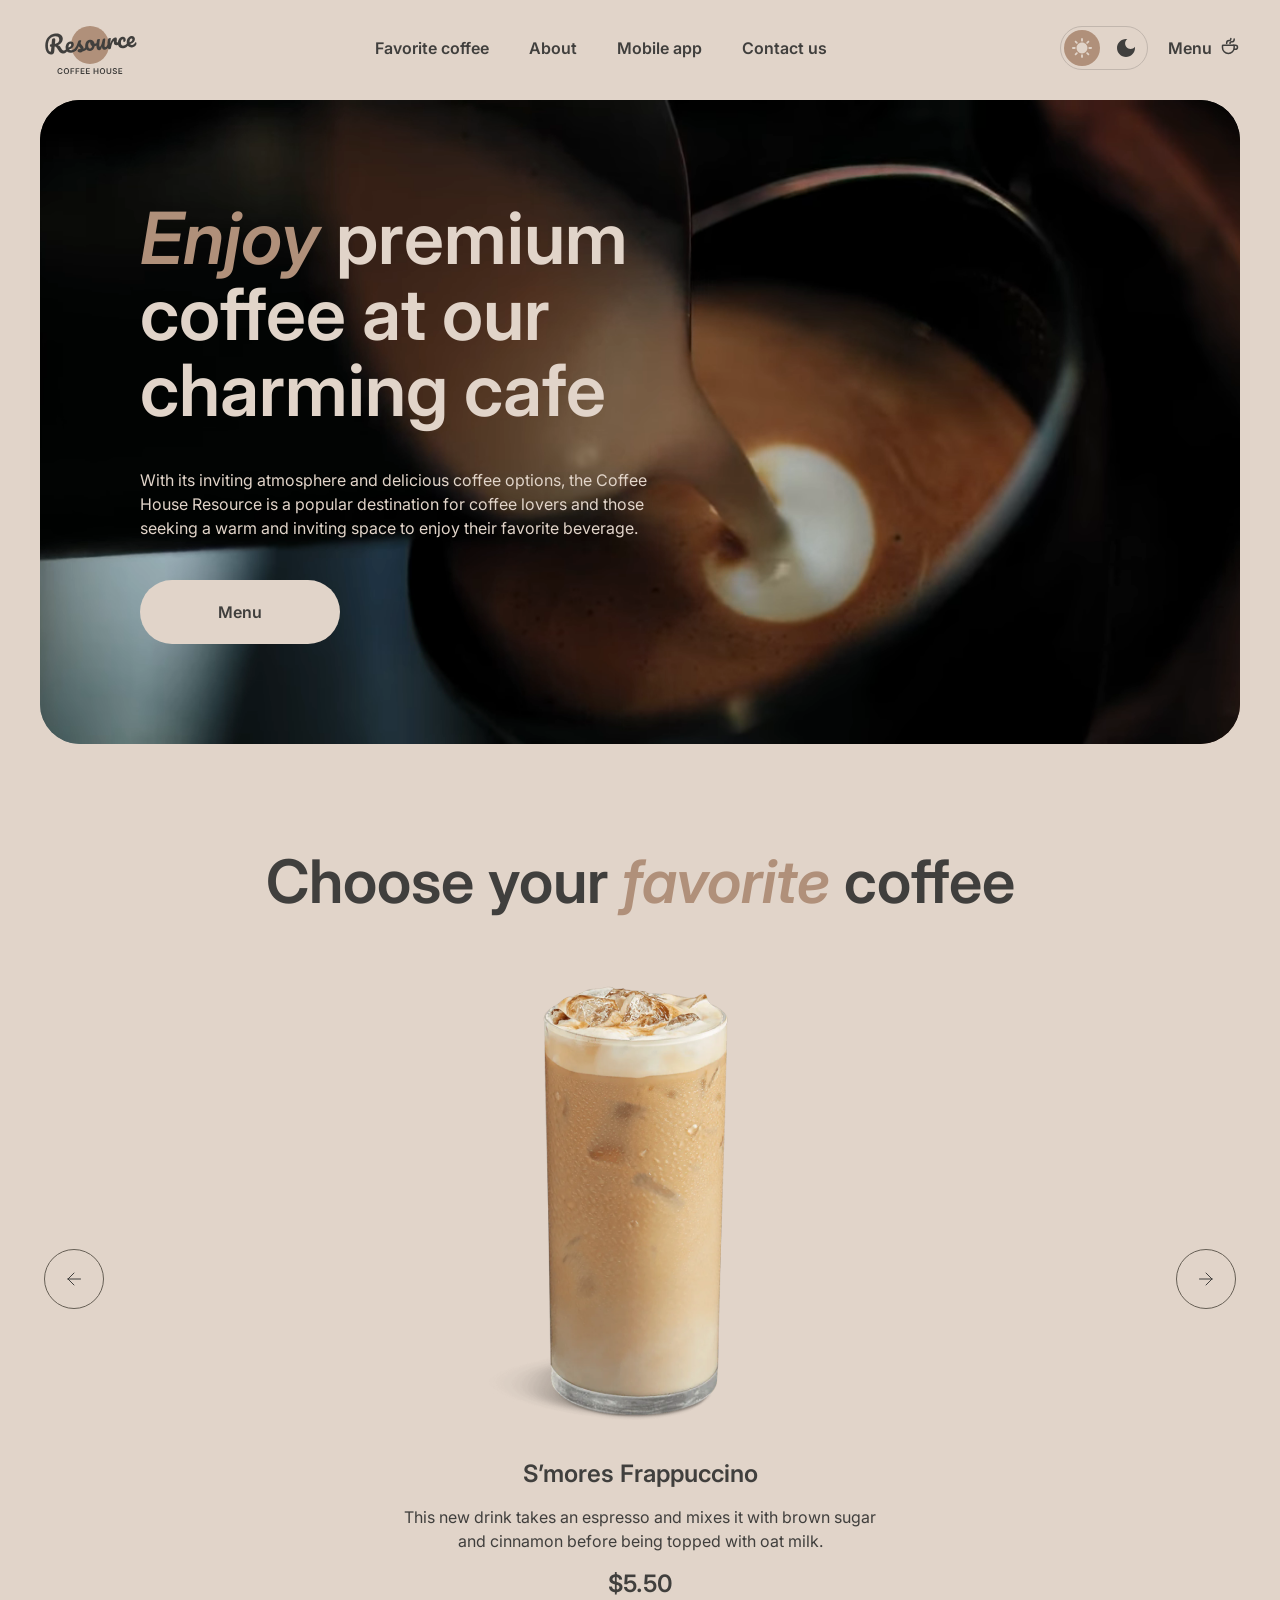
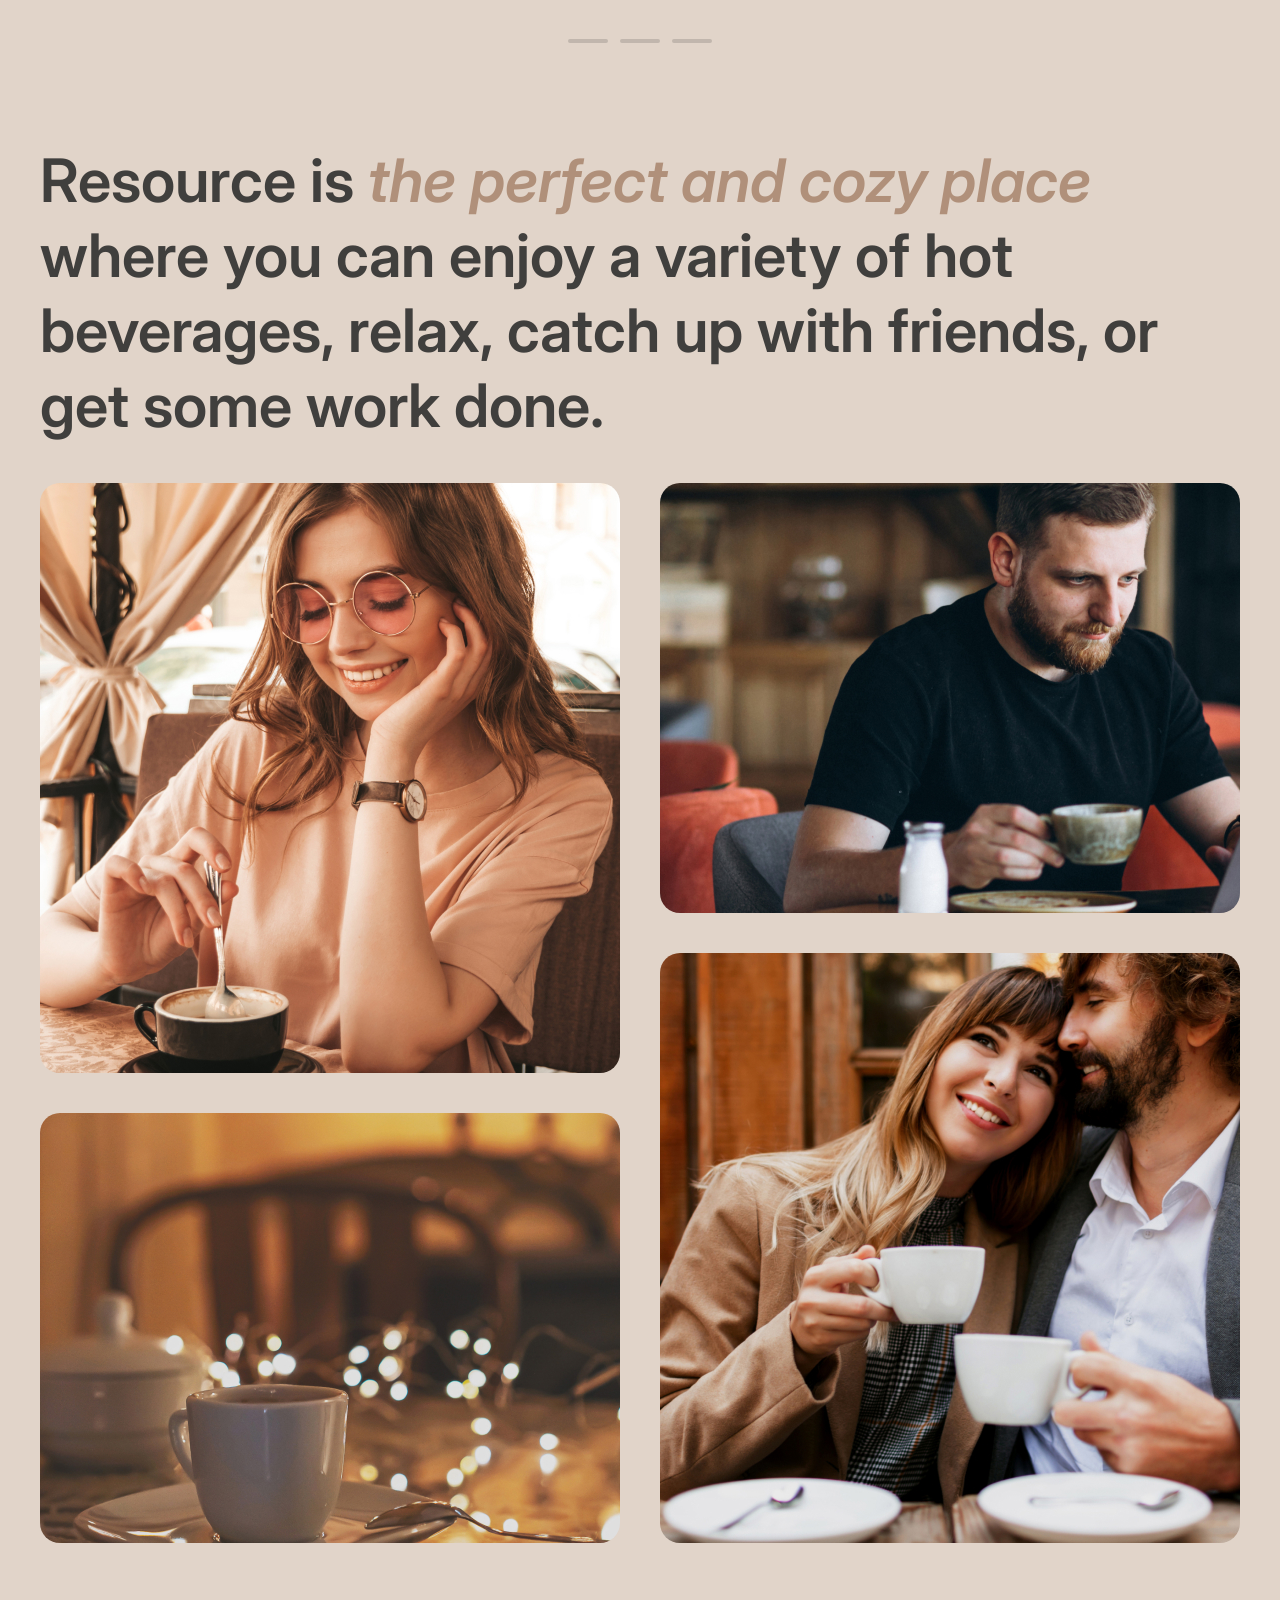
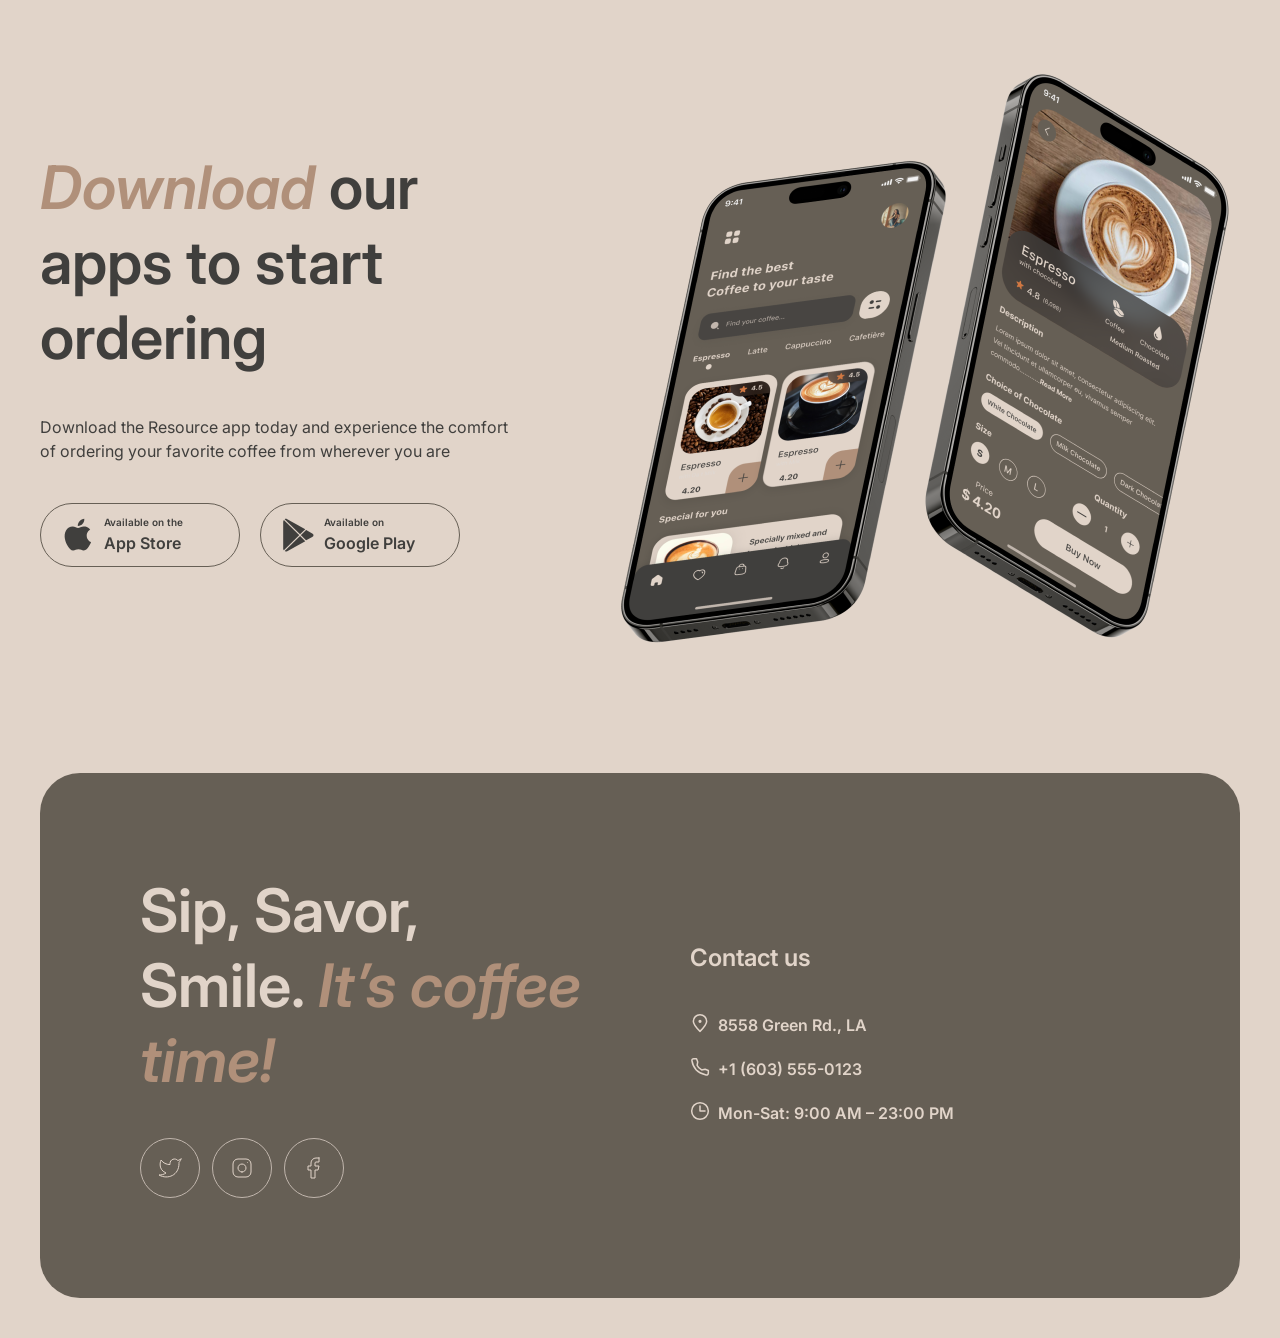
<file: index.html>
<!DOCTYPE html>
<html class="page" lang="en">

<head>
  <meta charset="UTF-8">
  <meta name="viewport" content="width=device-width, initial-scale=1">
  <title>Home — Resource Coffee House</title>
  <link rel="icon" href="img/favicons/icon.svg" type="image/svg+xml">
  <link rel="apple-touch-icon" href="img/favicons/apple-touch-icon.png">
  <link rel="icon" href="favicon.ico">
  <link rel="preconnect" href="https://fonts.googleapis.com">
  <link rel="preconnect" href="https://fonts.gstatic.com" crossorigin>
  <link href="https://fonts.googleapis.com/css2?family=Inter:wght@400;600&display=swap" rel="stylesheet">
  <link rel="stylesheet" href="./styles/main.css">
</head>

<body class="page__body">
  <div class="page__container">
    <header class="page__header header">
      <span class="header__logo logo">
        <img class="logo__img" src="img/logo.svg" width="100" height="60" alt="Resource Coffee House logo">
      </span>
      <button class="header__burger" type="button" aria-label="Open navigation">
        <span class="visually-hidden">Open navigation</span>
      </button>
      <nav class="header__nav nav">
        <ul class="nav__list">
          <li class="nav__item">
            <a class="nav__link" href="#favorite">Favorite coffee</a>
          </li>
          <li class="nav__item">
            <a class="nav__link" href="#about">About</a>
          </li>
          <li class="nav__item">
            <a class="nav__link" href="#apps">Mobile app</a>
          </li>
          <li class="nav__item">
            <a class="nav__link" href="#footer">Contact us</a>
          </li>
        </ul>
        <!-- Theme Toggle Switch -->
        <button class="header__theme-toggle theme-toggle" type="button" aria-label="Toggle theme">
          <span class="theme-toggle__icon theme-toggle__icon--sun"></span>
          <span class="theme-toggle__icon theme-toggle__icon--moon"></span>
        </button>
        <a class="nav__link nav__link--icon_cup" href="menu.html">Menu</a>
      </nav>
    </header>

    <main class="page__main">
      <h1 class="visually-hidden">Resource Coffee House: a haven for coffee, tea, and dessert enthusiasts</h1>
      <section class="hero">
        <video class="hero__video" autoplay muted loop playsinline poster="./img/hero-bg.jpg">
          <source src="./video/hero-video.webm" type="video/webm">
        </video>
        <div class="hero__content">
          <h2 class="heading heading--main heading--light"><span class="heading__accent">Enjoy</span> premium coffee
            at our charming cafe</h2>
          <p class="hero__desc">With its inviting atmosphere and delicious coffee options, the Coffee House Resource
            is a popular destination for coffee lovers and those seeking a warm and inviting space to enjoy their
            favorite beverage.</p>
          <a class="hero__btn" href="menu.html"><span class="hero__btn-text">Menu</span></a>
        </div>
      </section>

      <section class="favorite" id="favorite">
        <h2 class="favorite__heading heading">Choose your <span class="heading__accent">favorite</span> coffee</h2>
        <div class="carousel">
          <div class="carousel__window">
            <ol class="carousel__slides-row">
              <li class="carousel__slide slide">
                <h3 class="slide__title">S’mores Frappuccino</h3>
                <img class="slide__img" src="img/slides/slide-1.png" width="480" height="480"
                  alt="A high cylindrical glass full of milky-brown drink topped with milk layer">
                <p class="slide__desc">This new drink takes an espresso and mixes it with brown sugar and cinnamon
                  before being topped with oat milk.</p>
                <p class="slide__price">$5.50</p>
              </li>
              <li class="carousel__slide slide">
                <h3 class="slide__title">Caramel Macchiato</h3>
                <img class="slide__img" src="img/slides/slide-2.png" width="480" height="480"
                  alt="A short glass containing a beverage with three distinct layers and milk foam on top">
                <p class="slide__desc">Fragrant and unique classic espresso with rich caramel-peanut syrup, with cream
                  under whipped thick foam.</p>
                <p class="slide__price">$5.00</p>
              </li>
              <li class="carousel__slide slide">
                <h3 class="slide__title">Ice coffee</h3>
                <img class="slide__img" src="img/slides/slide-3.png" width="480" height="480"
                  alt="A beverage of light brown hue served in a tall glass with ice cubes">
                <p class="slide__desc">A popular summer drink that tones and invigorates. Prepared from coffee, milk
                  and ice.</p>
                <p class="slide__price">$4.50</p>
              </li>
            </ol>
          </div>
          <div class="carousel__controls">
            <button class="carousel__btn carousel__btn--prev" type="button"><span class="visually-hidden">Previous
                slide</span></button>
            <button class="carousel__btn carousel__btn--next" type="button"><span class="visually-hidden">Next
                slide</span></button>
          </div>
          <ol class="carousel__bars">
            <li class="carousel__bar-container">
              <span class="carousel__bar"></span>
            </li>
            <li class="carousel__bar-container">
              <span class="carousel__bar"></span>
            </li>
            <li class="carousel__bar-container">
              <span class="carousel__bar"></span>
            </li>
          </ol>
        </div>
      </section>

      <section class="about" id="about">
        <h2 class="heading">Resource is <span class="heading__accent">the perfect and cozy place</span> where you can
          enjoy a variety of hot beverages, relax, catch up with friends, or get some work done.</h2>
        <ul class="about__list">
          <li class="about__item">
            <img class="about__img" src="img/about/about-1.jpg" width="726" height="726"
              alt="Girl stirs coffee and smiles">
          </li>
          <li class="about__item">
            <img class="about__img" src="img/about/about-2.jpg" width="726" height="726"
              alt="Man holding a cup of coffee and looking at a laptop">
          </li>
          <li class="about__item">
            <img class="about__img" src="img/about/about-3.jpg" width="726" height="726"
              alt="Cup on a table decorated with a garland">
          </li>
          <li class="about__item">
            <img class="about__img" src="img/about/about-4.jpg" width="726" height="726"
              alt="Hugging couple with cups of coffee">
          </li>
        </ul>
      </section>

      <section class="apps" id="apps">
        <div>
          <h2 class="heading"><span class="heading__accent">Download</span> our apps to start ordering</h2>
          <p class="apps__desc">Download the Resource app today and experience the comfort of ordering your favorite
            coffee from wherever you are</p>
          <ul class="apps__links">
            <li>
              <a class="apps__link apps__link--icon_apple" href="#">
                <span class="apps__text">Available on the</span>
                <span class="apps__distributor">App Store</span>
              </a>
            </li>
            <li>
              <a class="apps__link apps__link--icon_google" href="#">
                <span class="apps__text">Available on</span>
                <span class="apps__distributor">Google Play</span>
              </a>
            </li>
          </ul>
        </div>
        <img class="apps__img" src="img/mobile-screens.png" width="630" height="630"
          alt="Two smartphones with the Resource Coffee House app on the screen">
      </section>
    </main>

    <footer class="footer" id="footer">
      <h2 class="heading heading--light">Sip, Savor, Smile. <span class="heading__accent">It’s coffee time!</span>
      </h2>
      <section class="footer__socials socials">
        <h3 class="visually-hidden">Join us on social networks</h3>
        <ul class="socials__list">
          <li>
            <a class="socials__link socials__link--icon_twit" href="#">
              <span class="visually-hidden">Twitter</span>
            </a>
          </li>
          <li>
            <a class="socials__link socials__link--icon_inst" href="#">
              <span class="visually-hidden">Instagram</span>
            </a>
          </li>
          <li>
            <a class="socials__link socials__link--icon_fb" href="#">
              <span class="visually-hidden">Facebook</span>
            </a>
          </li>
        </ul>
      </section>

      <section class="footer__contacts contacts">
        <h3 class="contacts__title">Contact us</h3>
        <address class="contacts__address">
          <a class="contacts__item contacts__item--icon_location" href="https://maps.app.goo.gl/D8TFF5PnfE8yj8S8A"
            target="_blank" rel="noopener noreferrer">8558 Green Rd., LA</a>
          <a class="contacts__item contacts__item--icon_phone" href="tel:+16035550123">+1 (603) 555-0123</a>
          <span class="contacts__item contacts__item--icon_time">Mon-Sat: 9:00&nbsp;AM – 23:00&nbsp;PM</span>
        </address>
      </section>
    </footer>
  </div>
  <script src="./scripts/main.js" type="module"></script>
</body>

</html>
</file>
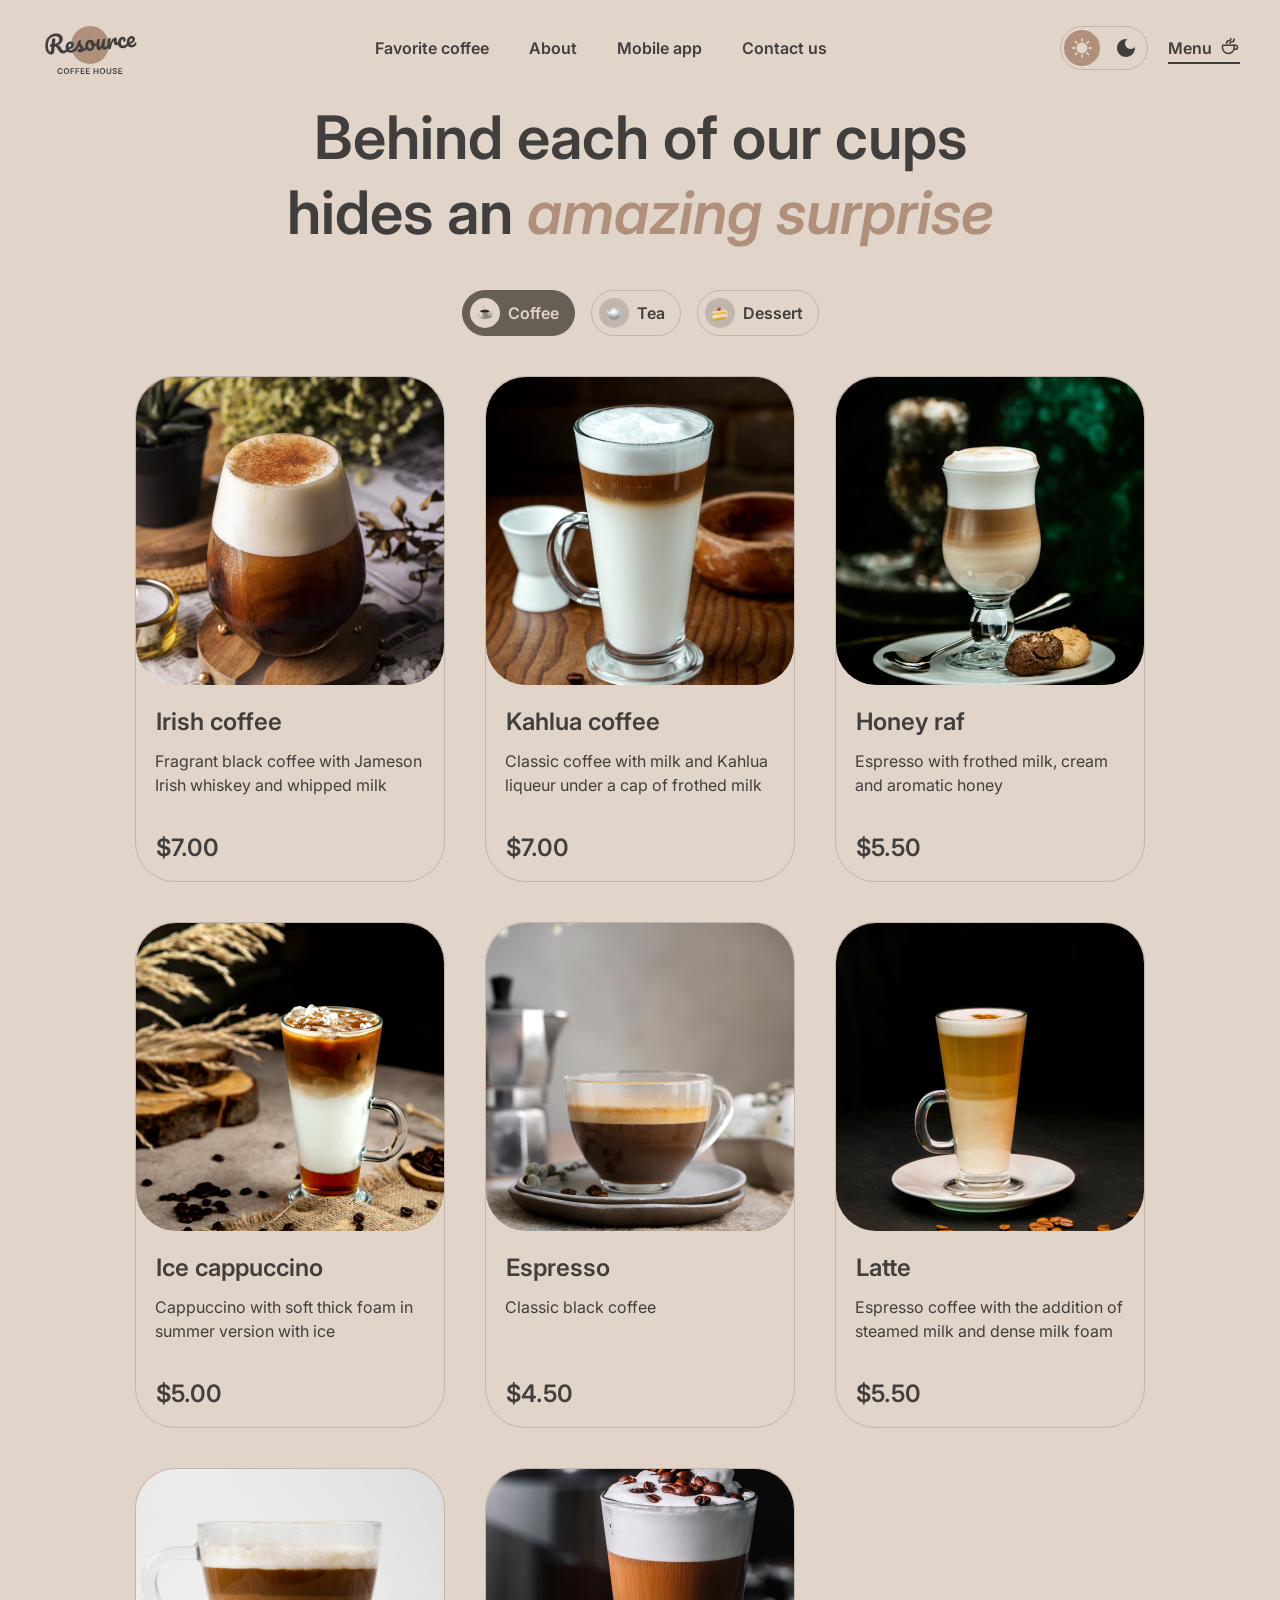
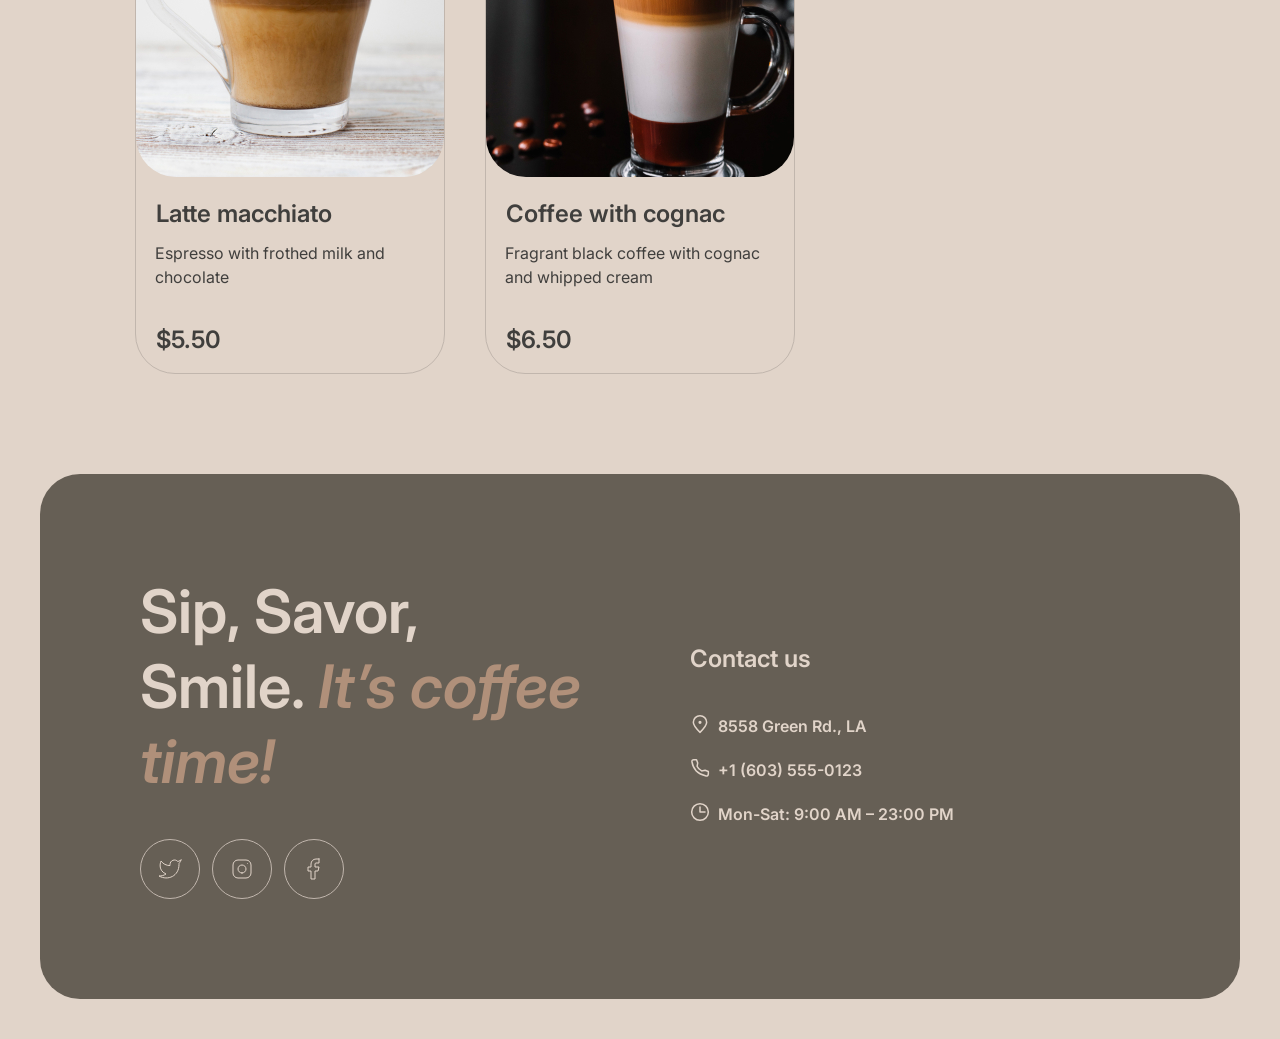
<file: menu.html>
<!DOCTYPE html>
<html class="page" lang="en">

<head>
    <meta charset="UTF-8">
    <meta name="viewport" content="width=device-width, initial-scale=1">
    <title>Menu — Resource Coffee House</title>
    <link rel="icon" href="img/favicons/icon.svg" type="image/svg+xml">
    <link rel="apple-touch-icon" href="img/favicons/apple-touch-icon.png">
    <link rel="icon" href="favicon.ico">
    <link rel="preconnect" href="https://fonts.googleapis.com">
    <link rel="preconnect" href="https://fonts.gstatic.com" crossorigin>
    <link href="https://fonts.googleapis.com/css2?family=Inter:wght@400;600&display=swap" rel="stylesheet">
    <link rel="stylesheet" href="./styles/main.css">
</head>

<body class="page__body">
    <div class="page__container">
        <header class="page__header header">
            <a class="header__logo logo" href="index.html">
                <img class="logo__img" src="img/logo.svg" width="100" height="60" alt="Resource Coffee House logo">
            </a>
            <button class="header__burger" type="button" aria-label="Open navigation">
                <span class="visually-hidden">Open navigation</span>
            </button>

            <nav class="header__nav nav">
                <ul class="nav__list">
                    <li class="nav__item">
                        <a class="nav__link" href="index.html#favorite">Favorite coffee</a>
                    </li>
                    <li class="nav__item">
                        <a class="nav__link" href="index.html#about">About</a>
                    </li>
                    <li class="nav__item">
                        <a class="nav__link" href="index.html#apps">Mobile app</a>
                    </li>
                    <li class="nav__item">
                        <a class="nav__link" href="#footer">Contact us</a>
                    </li>
                </ul>
                <!-- Theme Toggle Switch -->
                 <button class="header__theme-toggle theme-toggle" type="button" aria-label="Toggle theme">
                    <span class="theme-toggle__icon theme-toggle__icon--sun"></span>
                    <span class="theme-toggle__icon theme-toggle__icon--moon"></span>
                 </button>
                <span class="nav__link nav__link--icon_cup nav__link--active">Menu</span>
                
            </nav>
        </header>

        <main class="page__main">
            <h1 class="visually-hidden">Menu: Resource Coffee House</h1>
            <section class="menu">
                <h2 class="menu__heading heading">Behind each of our cups hides an <span class="heading__accent">amazing
                        surprise</span></h2>
                <ul class="menu__categories">
                    <li>
                        <button class="menu__btn-category menu__btn-category--icon_coffee menu__btn-category--active"
                            type="button">Coffee</button>
                    </li>
                    <li>
                        <button class="menu__btn-category menu__btn-category--icon_tea" type="button">Tea</button>
                    </li>
                    <li>
                        <button class="menu__btn-category menu__btn-category--icon_dessert"
                            type="button">Dessert</button>
                    </li>
                </ul>
                <ul class="menu__list"></ul>
                <button class="menu__btn-load" type="button">
                    <span class="visually-hidden">Load more menu items</span>
                </button>
            </section>
        </main>

        <footer class="footer" id="footer">
            <h2 class="heading heading--light">Sip, Savor, Smile. <span class="heading__accent">It’s coffee time!</span>
            </h2>
            <section class="footer__socials socials">
                <h3 class="visually-hidden">Join us on social networks</h3>
                <ul class="socials__list">
                    <li>
                        <a class="socials__link socials__link--icon_twit" href="#">
                            <span class="visually-hidden">Twitter</span>
                        </a>
                    </li>
                    <li>
                        <a class="socials__link socials__link--icon_inst" href="#">
                            <span class="visually-hidden">Instagram</span>
                        </a>
                    </li>
                    <li>
                        <a class="socials__link socials__link--icon_fb" href="#">
                            <span class="visually-hidden">Facebook</span>
                        </a>
                    </li>
                </ul>
            </section>

            <section class="footer__contacts contacts">
                <h3 class="contacts__title">Contact us</h3>
                <address class="contacts__address">
                    <a class="contacts__item contacts__item--icon_location"
                        href="https://maps.app.goo.gl/D8TFF5PnfE8yj8S8A" target="_blank" rel="noopener noreferrer">8558
                        Green Rd., LA</a>
                    <a class="contacts__item contacts__item--icon_phone" href="tel:+16035550123">+1 (603) 555-0123</a>
                    <span class="contacts__item contacts__item--icon_time">Mon-Sat: 9:00&nbsp;AM – 23:00&nbsp;PM</span>
                </address>
            </section>
        </footer>
    </div>

    <dialog class="modal" aria-labelledby="modal-title">
        <section class="modal__content">
            <h2 class="visually-hidden" id="modal-title">Calculate menu item cost</h2>
            <div class="modal__img-wrapper">
                <img class="modal__img" src="img/menu/coffee/coffee-1.jpg" width="340" height="340" alt="">
            </div>
            <form class="modal__form" action="filler" method="get">
                <h3 class="modal__form-title">filler</h3>
                <p class="modal__desc"></p>
                <fieldset class="modal__fieldset">
                    <legend class="modal__legend">Size</legend>
                    <ul class="modal__list modal__list--size"></ul>
                </fieldset>
                <fieldset class="modal__fieldset">
                    <legend class="modal__legend">Additives</legend>
                    <ul class="modal__list modal__list--additives"></ul>
                </fieldset>
                <p class="modal__output-wrapper">
                    <span class="modal__output-label">Total:</span>
                    <output class="modal__output" name="cost"></output>
                </p>
                <p class="modal__info">The cost is not final. Download our mobile app to see the final price and place
                    your order. Earn loyalty points and enjoy your favorite coffee with up to 20% discount.</p>
                <button class="modal__close-button" type="button">Close</button>
            </form>
        </section>
    </dialog>

    <template id="card">
        <li class="card">
            <div class="card__text-wrapper">
                <h3 class="card__title"></h3>
                <p class="card__desc"></p>
                <p class="card__price"></p>
            </div>
            <div class="card__img-wrapper">
                <img class="card__img" src="" width="340" height="340" alt="">
            </div>
        </li>
    </template>

    <template id="modal-item">
        <li class="modal__item">
            <label class="rad-check">
                <input class="rad-check__input" type="" name="">
                <span class="rad-check__text"></span>
            </label>
        </li>
    </template>
    <script src="./scripts/main.js" type="module"></script>
</body>

</html>
</file>
<file: styles/main.css>
:root {
  --font-primary: "Inter", "Arial", sans-serif;
  
  /* Light Theme */
  --color-text-dark: #403f3d;
  --color-text-light: #e1d4c9;
  --color-text-accent: #b0907a;
  --color-bg-body: #e1d4c9;
  --color-bg-container: #665f55;
  --color-bg-backdrop: rgba(64, 63, 61, 0.8);
  --color-bd-light: #c1b6ad;
  --color-bd-dark: #665f55;
  --color-card-bg: #e1d4c9;
}

[data-theme="dark"] {
  --color-text-dark: #e1d4c9;
  --color-text-light: #403f3d;
  --color-text-accent: #b0907a;
  --color-bg-body: #292826;
  --color-bg-container: #403f3d;
  --color-bg-backdrop: rgba(37, 36, 34, 0.8);
  --color-bd-light: #665f55;
  --color-bd-dark: #c1b6ad;
  --color-card-bg: #292826;
}

*,
*::before,
*::after {
  box-sizing: border-box;
}

img {
  max-width: 100%;
  height: auto;
}

.visually-hidden {
  position: absolute;
  overflow: hidden;
  clip: rect(0, 0, 0, 0);
  -webkit-clip-path: inset(100%);
  clip-path: inset(100%);
  width: 1px;
  height: 1px;
  margin: -1px;
  padding: 0;
  white-space: nowrap;
  border: 0;
}

@keyframes rotation {
  from {
    transform: rotate(0deg);
  }
  to {
    transform: rotate(360deg);
  }
}

.page {
  height: 100%;
  font-family: var(--font-primary);
  font-size: 16px;
  line-height: 150%;
  font-weight: 600;
  color: var(--color-text-dark);
  scroll-behavior: smooth;
  font-feature-settings: "clig" off, "liga" off;
}

.page__body {
  height: 100%;
  margin: 0;
  background-color: var(--color-bg-body);
  transition: background-color 0.3s ease, color 0.3s ease;
}
@media (max-width: 768px) {
  .page__body--js-no-scroll {
    overflow: hidden;
  }
}

.page__container {
  display: grid;
  grid-template-rows: min-content 1fr min-content;
  min-width: 320px;
  max-width: 1440px;
  min-height: 100%;
  margin-inline: auto;
  padding: 20px 40px 40px;
}
@media (max-width: 768px) {
  .page__container {
    max-width: 768px;
  }
}
@media (max-width: 480px) {
  .page__container {
    padding-inline: 16px;
  }
}

.page__header {
  margin-bottom: 20px;
}

.page__main {
  display: grid;
  row-gap: 100px;
  margin-bottom: 100px;
}

.logo__img {
  display: block;
}

.nav {
  display: flex;
  justify-content: space-between;
  align-items: center;
  gap: 20px;
}
@media (max-width: 768px) {
  .nav {
    flex-direction: column;
    row-gap: 60px;
    justify-content: flex-start;
    align-items: center;
    background-color: var(--color-bg-body);
  }
}

.nav__list {
  margin: 0;
  padding: 0;
  list-style: none;
  display: flex;
  flex-grow: 1;
  flex-wrap: wrap;
  gap: 40px;
  justify-content: center;
}
@media (max-width: 768px) {
  .nav__list {
    flex-grow: 0;
    flex-direction: column;
    row-gap: 40px;
    justify-content: start;
    margin-right: 0;
  }
}

@media (max-width: 768px) {
  .nav__item {
    text-align: center;
  }
}

.nav__link {
  position: relative;
  text-decoration: none;
  color: var(--color-text-dark);
}
@media (max-width: 768px) {
  .nav__link {
    font-size: 32px;
    line-height: 125%;
  }
}
.nav__link::after {
  content: "";
  position: absolute;
  bottom: -4px;
  left: 0;
  width: 100%;
  height: 2px;
  background-color: var(--color-text-dark);
  opacity: 0;
  transition: transform 0.5s ease-out, opacity 0.5s ease-out;
  transform: scaleX(0);
  transform-origin: center;
}
@media (hover: hover) {
  .nav__link:hover::after {
    opacity: 1;
    transform: scaleX(1);
  }
}
.nav__link--icon_cup {
  display: flex;
  column-gap: 8px;
}
@media (max-width: 768px) {
  .nav__link--icon_cup {
    column-gap: 16px;
  }
}
.nav__link--icon_cup::before {
  content: "";
  flex-shrink: 0;
  order: 1;
  width: 20px;
  height: 20px;
  background-image: url("../img/icons/coffee-cup.svg");
}
@media (max-width: 768px) {
  .nav__link--icon_cup::before {
    width: 40px;
    height: 40px;
    background-image: url("../img/icons/burger-cup.svg");
  }
}
.nav__link--active::after {
  opacity: 1;
  transform: scaleX(1);
}

/* ==========================================================================
   THEME TOGGLE SWITCH
   ========================================================================== */

.theme-toggle {
  --toggle-width: 88px;
  --toggle-height: 44px;
  --toggle-border: 1px;
  --toggle-padding: 3px;
  --toggle-knob: 36px;
  position: relative;
  display: flex;
  align-items: center;
  justify-content: space-between;

  flex: 0 0 var(--toggle-width);
  width: var(--toggle-width);
  min-width: var(--toggle-width);
  max-width: var(--toggle-width);
  height: var(--toggle-height);
  min-height: var(--toggle-height);
  max-height: var(--toggle-height);
  padding: var(--toggle-padding);
  box-sizing: border-box;
  background-color: transparent;
  border: var(--toggle-border) solid #c1b6ad;
  border-radius: 999px;
  cursor: pointer;
  transition: border-color 0.3s ease;
}

.header__theme-toggle {
  margin-inline: auto;
  align-self: center;
}

/* Moving Active Accent Knob */
.theme-toggle::before {
  content: "";
  position: absolute;
  top: 3px;
  left: 3px;
  width: 36px;
  height: 36px;
  background-color: #B0907A;
  border-radius: 50%;
  transition: transform 0.3s cubic-bezier(0.4, 0, 0.2, 1);
  z-index: 1;
}

/* Base Icon Container */
.theme-toggle__icon {
  position: relative;
  z-index: 2;
  display: flex;
  align-items: center;
  justify-content: center;
  width: 36px;
  height: 36px;
  border-radius: 50%;
}

/* Hover Circle Ring (Layered behind the SVG icon) */
.theme-toggle__icon::before {
  content: "";
  position: absolute;
  inset: 0;
  border-radius: 50%;
  opacity: 0;
  transition: opacity 0.3s ease, background-color 0.3s ease;
  z-index: -1;
}

/* SVG Mask Elements */
.theme-toggle__icon--sun,
.theme-toggle__icon--moon {
  background-color: transparent;
}

.theme-toggle__icon--sun::after,
.theme-toggle__icon--moon::after {
  content: "";
  display: block;
  width: 100%;
  height: 100%;
  -webkit-mask-repeat: no-repeat;
  mask-repeat: no-repeat;
  -webkit-mask-position: center;
  mask-position: center;
  transition: background-color 0.3s ease;
}

.theme-toggle__icon--sun::after {
  -webkit-mask-image: url("../img/icons/sun.svg");
  mask-image: url("../img/icons/sun.svg");
  -webkit-mask-size: 20px 20px;
  mask-size: 20px 20px;
  background-color: #E1D4C9; /* Sun icon color */
}

.theme-toggle__icon--moon::after {
  -webkit-mask-image: url("../img/icons/moon.svg");
  mask-image: url("../img/icons/moon.svg");
  -webkit-mask-size: 36px 36px;
  mask-size: 36px 36px;
  background-color: #403F3D; /* Moon icon color in light mode default */
}

/* --------------------------------------------------------------------------
   LIGHT MODE HOVER STATE
   -------------------------------------------------------------------------- */
@media (hover: hover) {
  .theme-toggle:hover .theme-toggle__icon--moon::before {
    opacity: 1;
    background-color: #665F55; /* Moon surround circle color */
  }

  .theme-toggle:hover .theme-toggle__icon--moon::after {
    background-color: #E1D4C9; /* Inverts moon icon to light color on hover */
  }
}

/* --------------------------------------------------------------------------
   DARK MODE STATES
   -------------------------------------------------------------------------- */
[data-theme="dark"] .theme-toggle {
  border-color: #665F55;
}

/* Move accent knob to the Right */
[data-theme="dark"] .theme-toggle::before {
  transform: translateX(44px);
}

[data-theme="dark"] .theme-toggle__icon--moon::after {
  background-color: #E1D4C9;
}

/* --------------------------------------------------------------------------
   DARK MODE HOVER STATE
   -------------------------------------------------------------------------- */
@media (hover: hover) {
  /* Reset Light Mode Hover */
  [data-theme="dark"] .theme-toggle:hover .theme-toggle__icon--moon::before {
    opacity: 0;
  }

  /* Apply Dark Mode Hover Circle around Sun */
  [data-theme="dark"] .theme-toggle:hover .theme-toggle__icon--sun::before {
    opacity: 1;
    background-color: #403F3D; /* Sun surround circle color */
  }
}

.heading {
  margin-block: 0;
  margin-bottom: 40px;
  font-size: 60px;
  line-height: 125%;
  font-weight: 600;
  color: var(--color-text-dark);
}
@media (max-width: 768px) {
  .heading {
    font-size: calc(60px + 0.0972222222 * (100vw - 768px));
  }
}
@media (max-width: 480px) {
  .heading {
    font-size: 32px;
  }
}
.heading--main {
  font-size: 72px;
  line-height: 76px;
}
@media (max-width: 720px) {
  .heading--main {
    font-size: calc(72px + 0.125 * (100vw - 720px));
    line-height: 105%;
  }
}
@media (max-width: 480px) {
  .heading--main {
    font-size: 42px;
    line-height: 48px;
  }
}
.heading--light {
  color: #e1d4c9;
}

.heading__accent {
  font-style: italic;
  color: var(--color-text-accent);
}

.carousel {
  display: grid;
  grid-template-columns: 1fr;
  gap: 40px;
  justify-content: center;
  place-items: center;
}

.carousel__window {
  display: flex;
  grid-area: 1/1/2/2;
  overflow: hidden;
  width: min(100% - 130px, 480px);
  container-type: inline-size;
  container-name: carousel-window;
}
@media (max-width: 480px) {
  .carousel__window {
    width: 100%;
  }
}

.carousel__slides-row {
  margin: 0;
  padding: 0;
  list-style: none;
  display: flex;
  transition: transform 1s ease-in-out;
}
@container carousel-window (max-width: 480px) {
  .carousel__slides-row {
    column-gap: 35cqw;
  }
}

@container carousel-window (max-width: 480px) {
  .carousel__slide {
    width: 100cqw;
  }
}

.carousel__controls {
  display: flex;
  grid-area: 1/1/2/2;
  justify-content: space-between;
  width: 100%;
  padding-inline: 4px;
}
@media (max-width: 768px) {
  .carousel__controls {
    padding-inline: 0;
  }
}
@media (max-width: 480px) {
  .carousel__controls {
    display: none;
  }
}

.carousel__btn {
  display: inline-flex;
  justify-content: center;
  place-items: center;
  width: 60px;
  height: 60px;
  background-color: var(--color-bg-body);
  border: 1px solid var(--color-bd-dark);
  border-radius: 50%;
  cursor: pointer;
  transition: background-color 0.5s ease-out, opacity 0.5s ease-out;
}
.carousel__btn::after {
  content: "";
  width: 24px;
  height: 24px;
  background-color: var(--color-text-dark);
  transition: background-color 0.5s ease-out;
  -webkit-mask-image: url("../img/icons/arrow-left.svg");
  mask-image: url("../img/icons/arrow-left.svg");
}
.carousel__btn--next::after {
  transform: rotate(180deg);
}
@media (hover: hover) {
  .carousel__btn:hover {
    background-color: var(--color-bg-container);
  }
  .carousel__btn:hover::after {
    background-color: var(--color-text-light);
  }
}
.carousel__btn:disabled {
  background-color: var(--color-bg-body);
  opacity: 0.4;
  pointer-events: none;
}
.carousel__btn:disabled::after {
  background-color: var(--color-text-dark);
}

.carousel__bars {
  margin: 0;
  padding: 0;
  list-style: none;
  display: flex;
  flex-wrap: wrap;
  gap: 12px;
  justify-content: center;
}

.carousel__bar-container {
  width: 40px;
  height: 4px;
  background-color: var(--color-bd-light);
  border-radius: 2px;
}

.carousel__bar {
  display: block;
  width: 0;
  height: 100%;
  background-color: var(--color-bd-dark);
  border-radius: inherit;
}

.slide {
  display: flex;
  flex-direction: column;
  align-items: center;
  text-align: center;
  -webkit-user-select: none;
  user-select: none;
}

.slide__title,
.slide__price {
  font-size: 24px;
  line-height: 125%;
}

.slide__title {
  margin-block: 0;
  margin-bottom: 16px;
  font-weight: 600;
}

.slide__img {
  order: -1;
  margin-bottom: 20px;
  pointer-events: none;
}
@media (max-width: 480px) {
  .slide__img {
    width: 348px;
    height: 348px;
  }
}
@media (max-width: 380px) {
  .slide__img {
    width: 100%;
    max-width: unset;
    height: auto;
  }
}

.slide__desc {
  flex-grow: 1;
  margin-block: 0;
  margin-bottom: 16px;
  font-weight: 400;
}

.slide__price {
  margin-block: 0;
}

.card {
  display: flex;
  flex-direction: column-reverse;
  min-height: 506px;
  border: 1px solid var(--color-bd-light);
  border-radius: 40px;
  cursor: pointer;
  transition: opacity 0.5s ease-in, background-color 0.3s ease;
  -webkit-tap-highlight-color: rgba(0, 0, 0, 0);
  background-color: var(--color-card-bg);
}
@media (max-width: 768px) {
  .card:nth-child(n + 5) {
    display: none;
  }
}

.card__text-wrapper {
  display: grid;
  grid-template-rows: min-content 1fr min-content;
  row-gap: 12px;
  height: 100%;
  padding: 22px 20px 18px;
}

.card__title,
.card__price {
  margin-block: 0;
  font-size: 24px;
  line-height: 125%;
}

.card__title {
  font-weight: 600;
}

.card__desc {
  margin: 0 -1px;
  font-weight: 400;
}

.card__img-wrapper {
  display: flex;
  flex-shrink: 0;
  justify-content: center;
  align-items: center;
  overflow: hidden;
  height: 308px;
  border-radius: 40px;
}
@media (max-width: 380px) {
  .card__img-wrapper {
    height: auto;
    aspect-ratio: 1/1;
  }
}

.card__img {
  max-width: unset;
  height: unset;
  transition: transform 0.5s ease-out;
  transform: scale(1);
  transform-origin: center;
}
@media (hover: hover) {
  .card:hover .card__img {
    transform: scale(0.91);
  }
}

.contacts__title {
  margin-block: 0;
  margin-bottom: 40px;
  font-size: 24px;
  line-height: 125%;
  font-weight: 600;
  color: #e1d4c9;
}

.contacts__address {
  display: flex;
  flex-direction: column;
  row-gap: 20px;
  padding-bottom: 4px;
}

.contacts__item {
  position: relative;
  display: flex;
  column-gap: 8px;
  width: -moz-fit-content;
  width: fit-content;
  font-style: normal;
  text-decoration: none;
  color: #e1d4c9;
}
.contacts__item[href]::after {
  content: "";
  position: absolute;
  bottom: -4px;
  left: 0;
  width: 100%;
  height: 2px;
  background-color: #e1d4c9;
  opacity: 0;
  transition: transform 0.5s ease-out, opacity 0.5s ease-out;
  transform: scaleX(0);
  transform-origin: center;
}
.contacts__item::before {
  content: "";
  align-self: start;
  width: 20px;
  height: 20px;
  background-repeat: no-repeat;
}
@media (hover: hover) {
  .contacts__item[href]:hover::after {
    opacity: 1;
    transform: scaleX(1);
  }
}
.contacts__item--icon_location::before {
  background-image: url("../img/icons/location.svg");
}
.contacts__item--icon_phone::before {
  background-image: url("../img/icons/phone.svg");
}
.contacts__item--icon_time::before {
  background-image: url("../img/icons/clock.svg");
}

.socials__list {
  margin: 0;
  padding: 0;
  list-style: none;
  display: flex;
  flex-wrap: wrap;
  gap: 12px;
}

.socials__link {
  display: flex;
  justify-content: center;
  align-items: center;
  width: 60px;
  height: 60px;
  border: 1px solid var(--color-bd-light);
  border-radius: 50%;
  transition: background-color 0.5s ease-out, border-color 0.5s ease-out;
}
.socials__link::after {
  content: "";
  width: 24px;
  height: 24px;
  background-color: #e1d4c9;
  transition: background-color 0.5s ease-out;
}
.socials__link--icon_twit::after {
  -webkit-mask-image: url("../img/icons/twitter.svg");
  mask-image: url("../img/icons/twitter.svg");
}
.socials__link--icon_inst::after {
  -webkit-mask-image: url("../img/icons/instagram.svg");
  mask-image: url("../img/icons/instagram.svg");
}
.socials__link--icon_fb::after {
  -webkit-mask-image: url("../img/icons/facebook.svg");
  mask-image: url("../img/icons/facebook.svg");
}
@media (hover: hover) {
  .socials__link:hover {
    background-color: var(--color-bg-body);
    border-color: var(--color-bg-body);
  }
  .socials__link:hover::after {
    background-color: var(--color-text-dark);
  }
}

.rad-check {
  display: grid;
  align-items: center;
  width: -moz-fit-content;
  width: fit-content;
  border-radius: 100px;
  cursor: pointer;
  -webkit-tap-highlight-color: rgba(0, 0, 0, 0);
}

.rad-check__text {
  --pseudo-content: "";
  display: flex;
  grid-area: 1/1/2/2;
  column-gap: 8px;
  align-items: center;
  padding: 7px;
  padding-right: 15px;
  font-size: 16px;
  line-height: 150%;
  font-weight: 600;
  border: 1px solid var(--color-bd-light);
  border-radius: 100px;
  transition: color 0.5s ease-in-out, background-color 0.5s ease-in-out,
    border-color 0.5s ease-in-out;
}
.rad-check__text::before {
  content: var(--pseudo-content);
  display: flex;
  justify-content: center;
  align-items: center;
  width: 30px;
  height: 30px;
  background-color: var(--color-bd-light);
  border-radius: 50%;
  transition: background-color 0.5s ease-in-out, color 0.5s ease-in-out;
}
.rad-check--counter .rad-check__text::before {
  content: counter(inputs);
}
@media (hover: hover) {
  .rad-check:hover .rad-check__text {
    color: #e1d4c9;
    background-color: var(--color-bg-container);
    border-color: var(--color-bg-container);
  }
  .rad-check:hover .rad-check__text::before {
    color: #403f3d;
    background-color: #e1d4c9;
  }
}

.rad-check__input {
  grid-area: 1/1/2/2;
  width: 100%;
  height: 100%;
  margin: 0;
  border-radius: 100px;
  -webkit-appearance: none;
  appearance: none;
}
.rad-check__input:checked + .rad-check__text {
  color: #e1d4c9;
  background-color: var(--color-bg-container);
  border-color: var(--color-bg-container);
  cursor: default;
}
.rad-check__input:checked + .rad-check__text::before {
  color: #403f3d;
  background-color: #e1d4c9;
}
@media (hover: hover) {
  .rad-check__input[type="checkbox"]:hover:checked + .rad-check__text {
    background-color: var(--color-text-accent);
    border-color: var(--color-text-accent);
  }
}

.header {
  --margin-right-header: 22px;
  display: flex;
  justify-content: space-between;
  align-items: center;
}

.header__logo {
  flex-shrink: 0;
  margin-right: var(--margin-right-header);
}

.header__burger {
  display: none;
}
@media (max-width: 768px) {
  .header {
    display: grid;
    grid-template-columns: auto 1fr auto auto;
    align-items: center;
    gap: 16px;
  }

  .header__logo {
    grid-column: 1;
    margin-right: 0;
  }

  .theme-toggle {
    grid-column: 3;
    margin-left: auto;
  }

  .header__burger {
    grid-column: 4;
    display: grid;
    justify-content: center;
    align-items: center;
    width: 44px;
    height: 44px;
    background-color: var(--color-bg-body);
    border: 1px solid var(--color-bd-dark);
    border-radius: 50%;
    cursor: pointer;
    transition: background-color 0.5s ease-out;
  }
}
.header__burger::before,
.header__burger::after {
  content: "";
  grid-area: 1/1/2/2;
  width: 18px;
  height: 2px;
  background-color: var(--color-text-dark);
  border-radius: 10px;
  transition: background-color 0.5s ease-out, transform 0.5s ease-out;
}
.header__burger::before {
  transform: translateY(-4px);
}
.header__burger::after {
  transform: translateY(4px);
}
@media (hover: hover) {
  .header__burger:hover {
    background-color: var(--color-bg-container);
  }
  .header__burger:hover::before,
  .header__burger:hover::after {
    background-color: var(--color-text-light);
  }
}
.header--js-burger-opened .header__burger::before {
  transform: rotate(-45deg) translateY(0);
}
.header--js-burger-opened .header__burger::after {
  transform: rotate(45deg) translateY(0);
}

.header__nav {
  flex-grow: 1;
  min-width: 320px;
  padding-bottom: 4px;
}
@media (max-width: 768px) {
  .header__nav {
    position: fixed;
    top: 100px;
    left: 0;
    z-index: 10;
    width: 100vw;
    height: calc(100vh - 100px);
    padding: 60px 40px;
    opacity: 0;
    visibility: hidden;
    transform: translateX(100vw);
    display: flex;
    flex-direction: column;
    align-items: center;
    justify-content: flex-start;
  }
}
@media (max-width: 768px) and (max-width: 480px) {
  .header__nav {
    padding-inline: 16px;
  }
}
@media (max-width: 768px) {
  .header__nav--js-transition-added {
    transition: transform 0.5s ease-out, opacity 0.5s ease-in-out,
      visibility 0.7s ease-out;
  }
  .header--js-burger-opened .header__nav {
    opacity: 1;
    visibility: visible;
    transform: translateX(0);
  }
}

.hero {
  position: relative;
  display: grid;
  grid-template-columns: min(530px, 100%);
  padding: 100px;
  background-color: #403f3d;
  background-image: url("../img/hero-bg.jpg");
  background-position: center;
  background-size: cover;
  border-radius: 40px;
}
@media (max-width: 1100px) {
  .hero {
    padding-inline: 60px;
  }
}
@media (max-width: 720px) {
  .hero {
    padding-inline: calc(60px + 0.1833333333 * (100vw - 720px));
    padding-block: calc(100px + 0.1666666667 * (100vw - 720px));
  }
}
@media (max-width: 480px) {
  .hero {
    padding: 60px 16px;
  }
}

.hero__video {
  position: absolute;
  object-fit: cover;
  width: 100%;
  height: 100%;
  border-radius: 40px;
}

.hero__content {
  z-index: 1;
}

.hero__desc {
  margin-block: 0;
  margin-bottom: 40px;
  font-weight: 400;
  color: #e1d4c9;
}

.hero__btn {
  display: inline-grid;
  place-items: center;
  justify-self: start;
  min-width: 200px;
  padding: 20px;
  text-align: center;
  text-decoration: none;
  color: #403f3d;
  background-color: #e1d4c9;
  border: none;
  border-radius: 100px;
}
.hero__btn::after {
  content: "";
  left: 0;
  grid-area: 1/1/2/2;
  justify-self: start;
  width: 20px;
  height: 20px;
  margin-left: 96px;
  background-image: url("../img/icons/coffee-cup.svg");
  opacity: 0;
  transition: opacity 0.5s ease-out;
}
@media (hover: none) {
  .hero__btn::after {
    opacity: 1;
  }
}
@media (hover: hover) {
  .hero__btn:hover::after {
    opacity: 1;
  }
}

.hero__btn-text {
  grid-area: 1/1/2/2;
  transition: transform 0.5s ease-out;
}
@media (hover: none) {
  .hero__btn-text {
    transform: translateX(-14px);
  }
}
@media (hover: hover) {
  .hero__btn:hover .hero__btn-text {
    transform: translateX(-14px);
  }
}

.favorite__heading {
  text-align: center;
}

.about__list {
  margin: 0;
  padding: 0;
  list-style: none;
  display: grid;
  grid-template-rows: 430px 120px 430px;
  grid-template-columns: 1fr 1fr;
  grid-auto-rows: 430px 120px;
  grid-auto-flow: dense;
  gap: 40px;
}
@media (max-width: 1100px) {
  .about__list {
    grid-template-rows: repeat(auto-fit, 590px);
    grid-template-columns: 650px;
    grid-auto-rows: 590px;
    justify-content: center;
  }
}
@media (max-width: 768px) {
  .about__list {
    grid-template-columns: 1fr;
  }
}

.about__item {
  display: flex;
  justify-content: center;
  align-items: center;
  overflow: hidden;
  border-radius: 20px;
}
.about__item:nth-child(4n + 1),
.about__item:nth-child(4n + 4) {
  grid-row: span 2;
}
@media (max-width: 1100px) {
  .about__item:nth-child(4n + 1),
  .about__item:nth-child(4n + 4) {
    grid-row: span 1;
  }
}
.about__item:nth-child(4n + 3) {
  grid-column: 1;
}
@media (max-width: 768px) {
  .about__item:nth-child(2),
  .about__item:nth-child(3),
  .about__item:nth-child(n + 5) {
    display: none;
  }
}

.about__img {
  max-width: unset;
  height: unset;
  transition: transform 0.5s ease-out;
  transform: scale(1);
  transform-origin: center;
}
@media (hover: hover) {
  .about__item:hover .about__img {
    transform: scale(0.91);
  }
}
@media (hover: hover) and (max-width: 768px) {
  .about__item:hover .about__img {
    transform: scale(0.95);
  }
}

.apps {
  display: flex;
  gap: 100px;
  align-items: center;
}
@media (max-width: 1100px) {
  .apps {
    flex-direction: column;
  }
}
@media (max-width: 480px) {
  .apps {
    row-gap: 40px;
  }
}

.apps__desc {
  margin-block: 0;
  margin-bottom: 40px;
  font-weight: 400;
}

.apps__links {
  margin: 0;
  padding: 0;
  list-style: none;
  display: flex;
  flex-wrap: wrap;
  gap: 20px;
}

.apps__link {
  display: inline-grid;
  grid-template-columns: min-content 1fr;
  row-gap: 2px;
  column-gap: 8px;
  align-items: center;
  min-width: 200px;
  padding: 11px 19px;
  text-decoration: none;
  color: var(--color-text-dark);
  border: 1px solid var(--color-bd-dark);
  border-radius: 100px;
  transition: background-color 0.5s ease-in, color 0.5s ease-in;
}
.apps__link::before {
  content: "";
  grid-row: span 2;
  width: 36px;
  height: 36px;
  background-color: var(--color-text-dark);
  transition: background-color 0.5s ease-in;
}
.apps__link--icon_apple::before {
  -webkit-mask-image: url("../img/icons/app-store.svg");
  mask-image: url("../img/icons/app-store.svg");
}
.apps__link--icon_google::before {
  -webkit-mask-image: url("../img/icons/google-play.svg");
  mask-image: url("../img/icons/google-play.svg");
}
@media (hover: hover) {
  .apps__link:hover {
    color: #e1d4c9;
    background-color: var(--color-bg-container);
  }
  .apps__link:hover::before {
    background-color: #e1d4c9;
  }
}

.apps__text {
  font-size: 10px;
  line-height: 140%;
}

.apps__distributor {
  grid-column: 2;
}

.apps__img {
  flex-shrink: 0;
}
@media (max-width: 480px) {
  .apps__img {
    width: 348px;
    height: 348px;
  }
}
@media (max-width: 380px) {
  .apps__img {
    width: 100%;
    max-width: unset;
    height: auto;
  }
}

.menu__heading {
  max-width: 800px;
  margin-inline: auto;
  text-align: center;
}

.menu__categories {
  margin: 0;
  padding: 0;
  list-style: none;
  display: flex;
  flex-wrap: wrap;
  gap: 16px;
  justify-content: center;
  margin-bottom: 40px;
}
@media (max-width: 480px) {
  .menu__categories {
    gap: 8px;
  }
}

.menu__btn-category {
  display: inline-grid;
  grid-template-columns: min-content 1fr;
  column-gap: 8px;
  justify-content: center;
  place-items: center;
  padding: 7px 15px 7px 7px;
  font-family: var(--font-primary);
  font-size: 16px;
  line-height: 150%;
  font-weight: 600;
  color: var(--color-text-dark);
  background-color: var(--color-bg-body);
  border: 1px solid var(--color-bd-light);
  border-radius: 100px;
  cursor: pointer;
  transition: color 0.5s ease-in-out, background-color 0.5s ease-in-out,
    border-color 0.5s ease-in-out;
}
.menu__btn-category::before {
  content: "";
  grid-area: 1/1/2/2;
  width: 30px;
  height: 30px;
  background-color: var(--color-bd-light);
  border-radius: 50%;
  transition: background-color 0.5s ease-in-out;
}
.menu__btn-category::after {
  content: "";
  grid-area: 1/1/2/2;
  width: 16px;
  height: 24px;
  background-position: center;
  background-repeat: no-repeat;
}
@media (hover: hover) {
  .menu__btn-category:hover {
    color: #e1d4c9;
    background-color: var(--color-bg-container);
    border-color: var(--color-bg-container);
  }
  .menu__btn-category:hover::before {
    background-color: var(--color-bg-body);
  }
}
.menu__btn-category--active {
  color: #e1d4c9;
  background-color: var(--color-bg-container);
  border-color: var(--color-bg-container);
  cursor: initial;
}
.menu__btn-category--active::before {
  background-color: var(--color-bg-body);
}
.menu__btn-category--icon_coffee::after {
  background-image: url("../img/icons/cup.png");
}
.menu__btn-category--icon_tea::after {
  background-image: url("../img/icons/teapot.png");
}
.menu__btn-category--icon_dessert::after {
  background-image: url("../img/icons/cake.png");
}

.menu__list {
  margin: 0;
  padding: 0;
  list-style: none;
  display: grid;
  grid-template-columns: repeat(auto-fit, 310px);
  gap: 40px;
  justify-content: center;
  transition: opacity 0.4s ease-out;
}
@media (max-width: 380px) {
  .menu__list {
    grid-template-columns: clamp(288px, 100vw - 32px, 310px);
  }
}

.menu__btn-load {
  display: none;
  justify-content: center;
  align-items: center;
  width: 60px;
  height: 60px;
  margin-inline: auto;
  margin-top: 40px;
  background-color: var(--color-bg-body);
  border: 1px solid var(--color-bd-dark);
  border-radius: 50%;
  cursor: pointer;
  transition: background-color 0.5s ease-out;
}
@media (max-width: 768px) {
  .menu__btn-load {
    display: flex;
  }
}
.menu__btn-load::after {
  content: "";
  width: 24px;
  height: 24px;
  background-color: var(--color-text-dark);
  transition: background-color 0.5s ease-out;
  -webkit-mask-image: url("../img/icons/refresh.svg");
  mask-image: url("../img/icons/refresh.svg");
}
@media (hover: hover) {
  .menu__btn-load:hover {
    background-color: var(--color-bg-container);
  }
  .menu__btn-load:hover::after {
    background-color: var(--color-text-light);
  }
}

.footer {
  display: grid;
  grid-template-columns: 1fr 1fr;
  column-gap: 100px;
  align-items: center;
  padding: 100px;
  background-color: #665f55;
  border-radius: 40px;
}
@media (max-width: 1100px) {
  .footer {
    grid-template-columns: 1fr;
    padding-inline: 60px;
  }
}
@media (max-width: 480px) {
  .footer {
    padding: 60px 16px;
  }
}

.footer__socials {
  grid-column: 1;
}
@media (max-width: 1100px) {
  .footer__socials {
    margin-bottom: 100px;
  }
}
@media (max-width: 480px) {
  .footer__socials {
    margin-bottom: 40px;
  }
}

.footer__contacts {
  grid-area: 1/2/3/3;
}
@media (max-width: 1100px) {
  .footer__contacts {
    grid-area: auto;
  }
}

.modal {
  width: 800px;
  padding: 16px;
  color: var(--color-text-dark);
  background-color: var(--color-bg-body);
  border: none;
  border-radius: 40px;
}
@media (max-width: 768px) {
  .modal {
    width: 688px;
  }
}
.modal::backdrop {
  background-color: var(--color-bg-backdrop);
}

.modal__content {
  display: flex;
}

.modal__img-wrapper {
  display: flex;
  flex-shrink: 0;
  justify-content: center;
  align-items: center;
  overflow: hidden;
  width: 310px;
  height: 310px;
  margin-right: 20px;
  border-radius: 40px;
}
@media (max-width: 720px) {
  .modal__img-wrapper {
    display: none;
  }
}

.modal__img {
  max-width: unset;
  height: unset;
  transform: scale(1);
}

.modal__form-title {
  margin: 0;
  margin-bottom: 12px;
  font-size: 24px;
  line-height: 125%;
  font-weight: 600;
}

.modal__desc {
  margin: 0;
  margin-bottom: 20px;
  font-weight: 400;
}

.modal__fieldset {
  margin: 0;
  margin-bottom: 20px;
  padding: 0;
  border: none;
}

.modal__legend {
  margin-bottom: 8px;
  font-weight: 400;
}

.modal__list {
  margin: 0;
  padding: 0;
  list-style: none;
  display: flex;
  flex-wrap: wrap;
  gap: 8px;
  counter-reset: inputs;
}

.modal__item {
  counter-increment: inputs;
}

.modal__output-wrapper {
  display: flex;
  justify-content: space-between;
  margin: 0;
  margin-bottom: 20px;
}

.modal__output-label {
  font-size: 24px;
  line-height: 125%;
}

.modal__output {
  font-size: 24px;
  line-height: 125%;
}

.modal__info {
  display: flex;
  column-gap: 8px;
  margin-bottom: 20px;
  padding-block: 12px;
  font-size: 10px;
  line-height: 140%;
  box-shadow: inset 0 1px var(--color-bd-light);
}
.modal__info::before {
  content: "";
  flex-shrink: 0;
  width: 16px;
  height: 16px;
  background-image: url("../img/icons/info.svg");
}

.modal__close-button {
  width: 100%;
  padding: 9px 20px;
  font-family: var(--font-primary);
  font-size: 16px;
  line-height: 150%;
  font-weight: 600;
  color: var(--color-text-dark);
  background-color: var(--color-bg-body);
  border: 1px solid var(--color-bd-dark);
  border-radius: 100px;
  cursor: pointer;
  transition: background-color 0.5s ease-out, color 0.5s ease-out;
}
@media (hover: hover) {
  .modal__close-button:hover {
    color: #e1d4c9;
    background-color: var(--color-bg-container);
  }
}
</file>
